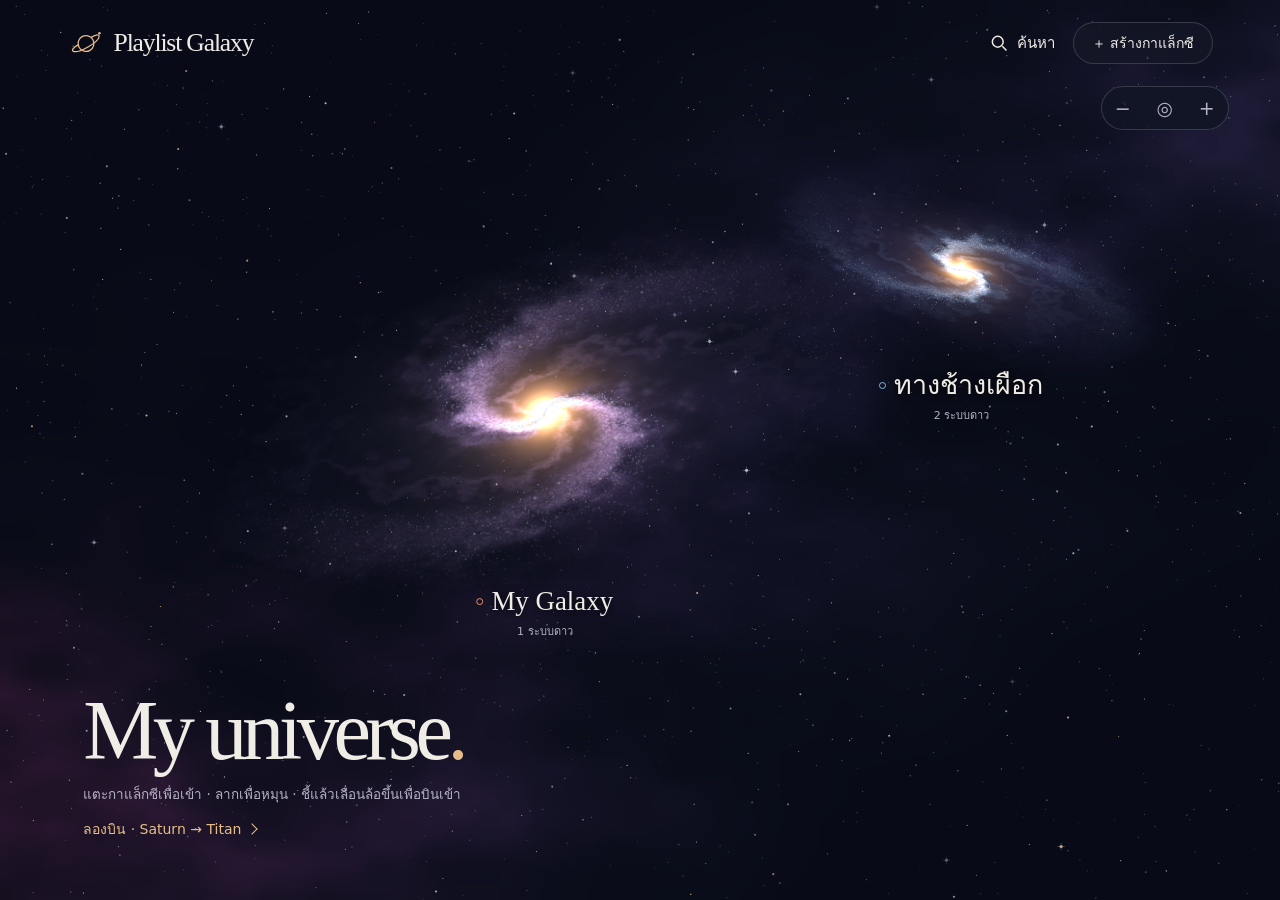
<file: index.html>
<!doctype html>
<html lang="th">
  <head>
    <meta charset="utf-8" />
    <meta name="viewport" content="width=device-width, initial-scale=1, viewport-fit=cover" />
    <meta name="theme-color" content="#090c17" />
    <title>Playlist Galaxy</title>
    <link
      rel="icon"
      href="data:image/svg+xml,%3Csvg xmlns='http://www.w3.org/2000/svg' viewBox='0 0 40 40'%3E%3Crect width='40' height='40' rx='9' fill='%23090c17'/%3E%3Cg fill='none' stroke='%23ecd2a4' stroke-width='1.6' transform='rotate(-30 20 20)'%3E%3Ccircle cx='20' cy='20' r='8'/%3E%3Cellipse cx='20' cy='20' rx='17' ry='4'/%3E%3C/g%3E%3C/svg%3E"
    />
    <link rel="stylesheet" href="galaxy.css" />
    <script type="module" src="galaxy.js"></script>
  </head>
  <body>
    <canvas id="firmament" aria-hidden="true"></canvas>
    <header class="mast">
      <button id="home" class="brand" aria-label="Playlist Galaxy · กลับไปแผนที่ดาว">
        <svg viewBox="0 0 48 40" aria-hidden="true">
          <g fill="none" stroke="currentColor" stroke-width="1.6" transform="rotate(-30 24 20)">
            <circle cx="24" cy="20" r="10" />
            <path d="M14.5 16.6C-1 16 2 25 24 25s25-9 9.5-8.4" />
          </g>
          <circle cx="41" cy="7" r="1.6" fill="currentColor" />
        </svg>
        <span>Playlist Galaxy</span>
      </button>
      <div class="mast-actions">
        <button id="open-finder" aria-label="ค้นหาดาวและเพลง" aria-haspopup="dialog" aria-keyshortcuts="/" title="ค้นหาดาวและเพลง (/)">
          <svg viewBox="0 0 24 24" fill="none" stroke="currentColor" stroke-width="1.8" aria-hidden="true"><circle cx="10.5" cy="10.5" r="6.5"/><path d="m16 16 5 5"/></svg>
          <span>ค้นหา</span>
        </button>
        <button class="pill" id="new-world">＋ สร้างกาแล็กซี</button>
      </div>
    </header>
    <main id="scene">
      <section id="map" aria-labelledby="map-title">
        <nav id="trail" aria-label="ตำแหน่งบนแผนที่" hidden></nav>
        <div class="map-field" id="map-field" role="group" tabindex="0" aria-label="กล้องแผนที่ดาว" aria-describedby="camera-help">
          <canvas id="orbits" aria-hidden="true"></canvas>
          <div id="worlds" class="worlds" role="group" aria-label="เลือกกาแล็กซี"></div>
        </div>
        <div class="camera-tools" role="group" aria-label="มุมมองแผนที่">
          <button id="zoom-out" aria-label="ซูมออก" title="ซูมออก (−)">−</button>
          <button id="camera-home" aria-label="คืนมุมมองแผนที่" title="คืนมุมมอง (0)">◎</button>
          <button id="zoom-in" aria-label="ซูมเข้า" title="ซูมเข้า (+)">+</button>
        </div>
        <p id="camera-help" class="visually-hidden">ลากหรือใช้ปุ่มลูกศรเพื่อหมุน ชี้ดาวแล้วเลื่อนล้อขึ้นเพื่อซูม เลื่อนต่อเพื่อบินเข้า หยุดล้อเพื่อหยุดภาพ หรือเลื่อนย้อนเพื่อกลับ จีบสองนิ้วรอบดาวเพื่อซูมตรงนั้น ใช้ปุ่มบวกหรือลบเพื่อซูมที่ดาวที่โฟกัส กด Shift ค้างขณะลากหรือเลื่อนสองนิ้วเพื่อเลื่อนมุมมอง กด 0 เพื่อคืนมุมมอง</p>
        <div class="map-caption">
          <div class="map-heading">
            <h1 id="map-title" tabindex="-1"><span id="map-name">My universe</span><i aria-hidden="true">.</i></h1>
            <button id="rename-map" class="text-btn" aria-label="แก้ไขชื่อ" title="แก้ไขชื่อ" hidden>✎</button>
          </div>
          <p id="map-help">แตะกาแล็กซีเพื่อสำรวจระบบดาว</p>
          <button id="first-flight-start" class="flight-link" hidden>ลองบิน · Saturn → Titan</button>
          <div id="map-flight-slot">
            <nav id="first-flight" tabindex="-1" aria-label="เส้นทางลองบิน" hidden>
              <button id="first-flight-next" class="flight-link"></button>
              <a id="first-flight-radio" class="flight-link" href="radio.html#first-flight" title="Saturn Pirate Radio" hidden>ไปวิทยุ Saturn</a>
              <button id="first-flight-exit" class="flight-exit">ออกจากเส้นทาง</button>
            </nav>
          </div>
        </div>
        <nav id="map-pages" aria-label="หน้าของแผนที่ดาว" hidden>
          <button id="prev-page" aria-label="หน้าก่อน">←</button><span id="page-number" aria-live="polite"></span
          ><button id="next-page" aria-label="หน้าถัดไป">→</button>
        </nav>
      </section>
      <section id="interior" aria-labelledby="world-title" hidden>
        <nav id="detail-trail" aria-label="เส้นทางกลับจากดาว">
          <span id="detail-ancestors"></span>
          <button class="back text-btn" id="back">แผนที่ดาว</button>
          <span aria-hidden="true">›</span><span id="detail-location" aria-current="page"></span>
        </nav>
        <div id="detail-flight-slot"></div>
        <div class="interior-grid">
          <div class="portrait">
            <canvas id="portrait" aria-hidden="true"></canvas>
            <h1 id="world-title" tabindex="-1"></h1>
            <p id="world-count"></p>
            <section id="satellites" hidden aria-labelledby="satellites-title">
              <h3 id="satellites-title">ดาวบริวาร</h3>
              <div id="moons"></div>
            </section>
          </div>
          <div class="collection">
            <div class="collection-head">
              <h2><button id="playlist-toggle" aria-expanded="true" aria-controls="playlist-body">เพลย์ลิสต์ <span aria-hidden="true">⌄</span></button></h2>
              <button class="icon-btn" id="manage" aria-label="จัดการดาว" title="จัดการดาว">
                ···
              </button>
            </div>
            <div id="playlist-body">
              <div class="actions">
                <button class="pill primary" id="add-mp3">＋ เพิ่ม MP3</button
                ><button class="pill" id="open-apple">
                  <span aria-hidden="true">♫</span> Apple Music
                </button>
              </div>
              <input type="file" id="files" accept=".mp3,audio/mpeg,audio/mp3" multiple hidden />
              <p id="local-note" class="subtle">ไฟล์ MP3 เก็บในเบราว์เซอร์ของเครื่องนี้</p>
              <p id="empty" class="empty" hidden>ดาวดวงนี้ยังไม่มีเพลง</p>
              <ol id="tracks" class="tracks"></ol>
              <a href="radio.html" id="radio-link" class="radio-link" hidden
                >ฟังสดจาก Saturn Pirate Radio <span aria-hidden="true">↗</span></a
              >
            </div>
          </div>
        </div>
      </section>
    </main>
    <footer id="flight-deck">
      <nav id="thumb-nav" aria-label="เดินทางบนแผนที่" hidden>
        <button type="button" id="thumb-up" hidden><span aria-hidden="true">‹</span> <span id="thumb-parent"></span></button>
        <button type="button" id="thumb-flight" hidden>คุมการบิน</button>
        <span id="thumb-pick" role="status" hidden></span>
        <label id="thumb-route" hidden>
          <span id="thumb-target"></span>
          <input id="thumb-range" aria-description="เลื่อนสุดแล้วปล่อยเพื่อเข้า หรือกดยกเลิกเพื่อกลับ" type="range" min="0" max="100" step="1" value="0" />
        </label>
        <button type="button" id="thumb-cancel" hidden>ยกเลิก</button>
      </nav>
      <aside id="transport" aria-label="เครื่องเล่นเพลง" hidden>
        <button id="toggle" class="play" aria-label="เล่นต่อ">▶</button>
        <div class="now"><strong id="now-title"></strong><span id="now-world"></span></div>
        <input
          type="range"
          min="0"
          max="100"
          step=".1"
          value="0"
          id="seek"
          aria-label="ตำแหน่งในเพลง"
        />
        <span id="clock" aria-hidden="true">0:00</span>
        <button id="skip" class="icon-btn" aria-label="เพลงถัดไป">→</button>
      </aside>
    </footer>
    <p id="notice" aria-live="polite" role="status"></p>
    <dialog id="finder" aria-labelledby="finder-title">
      <div class="dialog-head">
        <h2 id="finder-title">ค้นหาดาวและเพลง</h2>
        <button class="icon-btn" type="button" data-close aria-label="ปิดการค้นหา">×</button>
      </div>
      <div id="finder-search">
        <input id="finder-query" type="search" aria-label="ชื่อดาว เพลง หรือศิลปิน" placeholder="ชื่อดาว เพลง หรือศิลปิน" autocomplete="off" autocapitalize="none" spellcheck="false" enterkeyhint="search" maxlength="160" />
        <p id="finder-status" role="status"></p>
        <button id="finder-retry" class="text-btn" hidden>ลองโหลดแค็ตตาล็อกอีกครั้ง</button>
        <section id="finder-library" aria-labelledby="finder-library-title" hidden>
          <h3 id="finder-library-title">ในคลังของฉัน</h3>
          <ul id="finder-library-list"></ul>
          <button id="finder-library-more" class="finder-more" hidden>ดูผลในคลังเพิ่ม</button>
        </section>
        <section id="finder-catalog" aria-labelledby="finder-catalog-title" hidden>
          <h3 id="finder-catalog-title">แค็ตตาล็อกดาราศาสตร์</h3>
          <ul id="finder-catalog-list"></ul>
          <button id="finder-catalog-more" class="finder-more" hidden>ดูผลแค็ตตาล็อกเพิ่ม</button>
        </section>
      </div>
      <section id="finder-detail" hidden>
        <button id="finder-results-back" class="text-btn">‹ กลับผลค้นหา</button>
        <h3 id="finder-object" tabindex="-1"></h3>
        <p id="finder-address"></p>
        <dl id="finder-facts"></dl>
        <p id="finder-source"></p>
      </section>
    </dialog>
    <dialog id="editor" aria-labelledby="editor-title">
      <form id="edit-form">
        <div class="dialog-head">
          <h2 id="editor-title">สร้างดาว</h2>
          <button class="icon-btn" type="button" data-close aria-label="ปิด">×</button>
        </div>
        <label for="world-name" id="name-label">ชื่อดาว</label
        ><input
          id="world-name"
          type="text"
          maxlength="64"
          required
          autocomplete="off"
          placeholder="เช่น ขับรถกลางคืน"
        />
        <details id="catalog-picker" hidden>
          <summary id="catalog-summary">เลือกจากแค็ตตาล็อก</summary>
          <label for="catalog-query" id="catalog-instruction">ค้นหาชื่อ</label>
          <input type="search" id="catalog-query" autocomplete="off" />
          <p id="catalog-status" role="status"></p>
          <ul id="catalog-hits"></ul>
        </details>
        <p id="template-note" hidden></p>
        <div id="move-field" hidden>
          <label for="move-to">เก็บดาวไว้ในระบบ</label><select id="move-to"></select>
        </div>
        <fieldset>
          <legend id="surface-label">ลักษณะของดาว</legend>
          <div id="colors" class="swatches"></div>
        </fieldset>
        <button class="pill primary" type="submit" id="save-world">สร้างดาว</button>
      </form>
      <button type="button" id="root-backup" class="transfer-entry" data-open-backup hidden>ย้ายหรือสำรองคลังเพลง</button>
    </dialog>
    <dialog id="options" aria-labelledby="options-title">
      <div class="dialog-head">
        <h2 id="options-title">จัดการดาว</h2>
        <button class="icon-btn" data-close aria-label="ปิด">×</button>
      </div>
      <div class="actions">
        <button id="edit-world" class="pill">แก้ไขดาว</button
        ><button id="new-moon" class="pill">＋ สร้างดาวบริวาร</button>
      </div>
      <button type="button" class="transfer-entry" data-open-backup>ย้ายหรือสำรองคลังเพลง</button>
    </dialog>
    <dialog id="library-transfer" aria-labelledby="transfer-title">
      <div class="dialog-head">
        <h2 id="transfer-title">ย้ายคลังกาแล็กซี</h2>
        <button class="icon-btn" data-close aria-label="ปิด">×</button>
      </div>
      <p id="transfer-count"></p>
      <p>ไฟล์สำรองรวมดาว เพลย์ลิสต์ ตำแหน่งฟัง และ MP3 ส่วนตัวของคุณ ไฟล์จะอยู่ในเครื่องจนกว่าคุณจะส่งให้ใคร คนที่มีไฟล์เปิดฟังเพลงในนั้นได้</p>
      <div class="actions">
        <button type="button" id="backup-export" class="pill">เตรียมไฟล์สำรอง</button>
        <button type="button" id="backup-choose" class="pill">เลือกไฟล์นำเข้า</button>
      </div>
      <input type="file" id="backup-file" accept=".pgalaxy" hidden />
      <p id="transfer-status" role="status"></p>
      <a id="backup-download" class="pill" hidden>ดาวน์โหลดไฟล์สำรอง</a>
      <button type="button" id="backup-apply" class="pill primary" hidden>รวมเข้ากับคลังนี้</button>
    </dialog>
    <dialog id="apple" aria-labelledby="apple-title">
      <div class="dialog-head">
        <h2 id="apple-title">Apple Music</h2>
        <button class="icon-btn" data-close aria-label="ปิด">×</button>
      </div>
      <p id="apple-status" role="status"></p>
      <button id="connect-apple" class="pill primary" disabled>เชื่อมต่อ Apple Music</button>
      <form id="search-form" hidden>
        <label for="query">ค้นหาเพลงใน Apple Music</label>
        <div class="input-action">
          <input id="query" type="search" required maxlength="160" /><button
            class="pill"
            type="submit"
          >
            ค้นหา
          </button>
        </div>
      </form>
      <ul id="results"></ul>
      <details id="apple-links">
        <summary>เพิ่มจากลิงก์เพลง Apple Music</summary>
        <form id="link-form">
          <label for="song-url">ลิงก์เพลง</label
          ><input id="song-url" type="url" placeholder="https://music.apple.com/…" required />
          <label for="song-label">ชื่อเพลง</label
          ><input id="song-label" type="text" maxlength="160" required />
          <button class="pill" type="submit">เพิ่มลงดาว</button>
        </form>
      </details>
      <p id="apple-feedback" role="status"></p>
    </dialog>
    <noscript>เปิด JavaScript เพื่อเลือกดาวและฟังเพลง</noscript>
  </body>
</html>
</file>
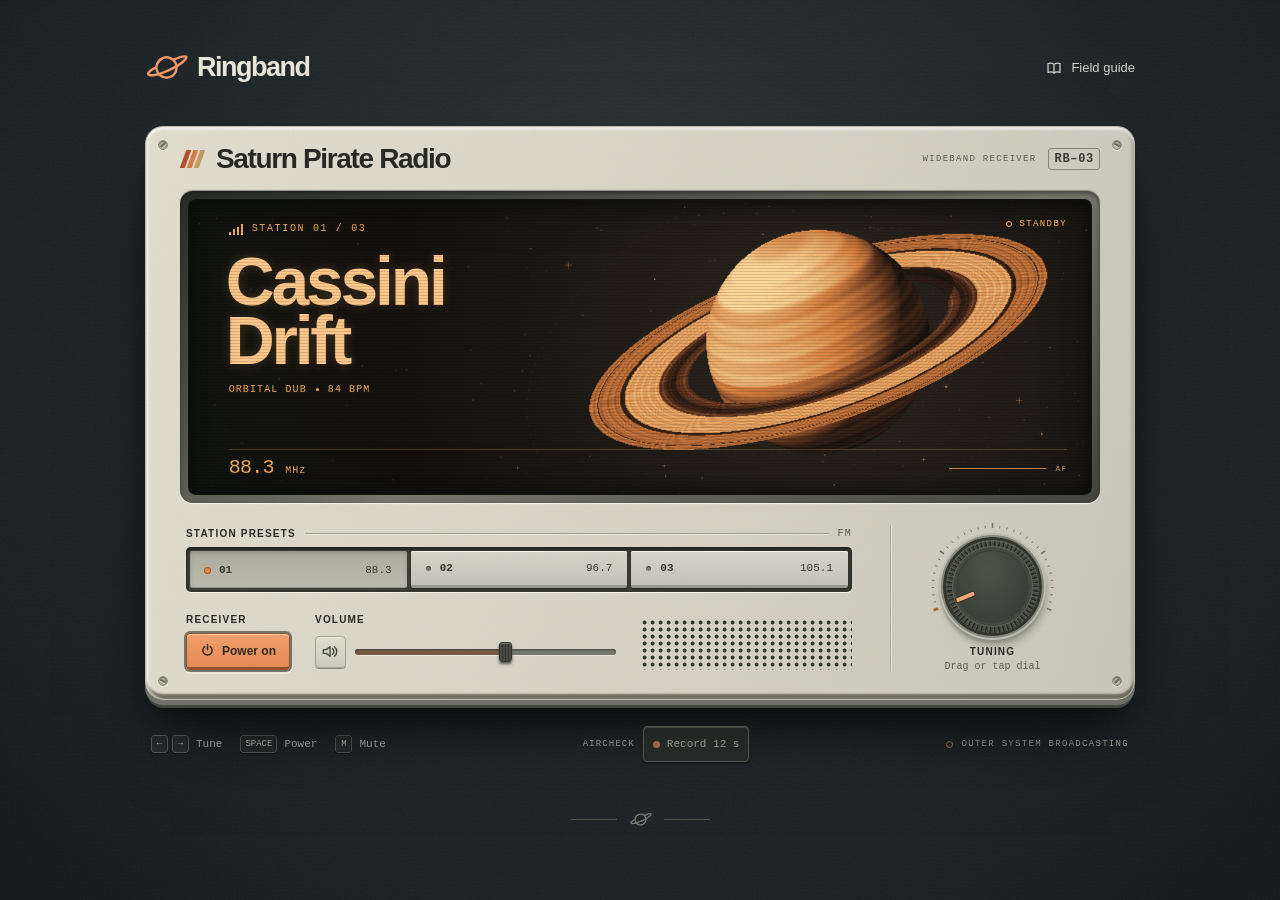
<file: radio.html>
<!doctype html>
<html lang="en">
<head>
  <meta charset="utf-8">
  <meta name="viewport" content="width=device-width, initial-scale=1">
  <meta name="theme-color" content="#141a1c">
  <title>Ringband — Saturn Pirate Radio</title>
  <link rel="icon" href="data:image/svg+xml,%3Csvg xmlns='http://www.w3.org/2000/svg' viewBox='0 0 40 40'%3E%3Crect width='40' height='40' rx='8' fill='%23151b1d'/%3E%3Cg fill='none' stroke='%23ef8760' stroke-width='2.6' transform='rotate(-25 20 20)'%3E%3Ccircle cx='20' cy='20' r='9'/%3E%3Cellipse cx='20' cy='20' rx='17' ry='4'/%3E%3C/g%3E%3C/svg%3E">
  <link rel="stylesheet" href="radio.css">
  <script defer src="score.js"></script>
  <script defer src="phosphor.js"></script>
  <script defer src="aircheck.js"></script>
  <script defer src="radio.js"></script>
</head>
<body>
  <svg aria-hidden="true" class="symbols" xmlns="http://www.w3.org/2000/svg">
    <symbol id="ringmark" viewBox="0 0 50 40">
      <g fill="none" stroke="currentColor" stroke-width="2.8" transform="rotate(-24 25 20)">
        <circle cx="25" cy="20" r="11.8"/>
        <path d="M14 15C-7 16 3 24 25 24s40-8 11-9"/>
        <path d="M17.5 12c2-2 5-3 7.7-3" stroke-width="1.5"/>
      </g>
    </symbol>
    <symbol id="book" viewBox="0 0 20 20"><path d="M2.5 4.5c3.2-1 5.8-.6 7.5 1.1 1.8-1.7 4.4-2.1 7.5-1.1v11c-3.2-1-5.7-.7-7.5 1-1.7-1.7-4.3-2-7.5-1zM10 5.6v10.8" fill="none" stroke="currentColor" stroke-width="1.55" stroke-linejoin="round"/></symbol>
    <symbol id="speaker" viewBox="0 0 20 20"><path d="M2.5 8h3l4-3v10l-4-3h-3zM12 7c2 1.5 2 4.5 0 6m2-8c3.4 2.4 3.4 7.6 0 10" fill="none" stroke="currentColor" stroke-width="1.5" stroke-linecap="round" stroke-linejoin="round"/></symbol>
    <symbol id="silent" viewBox="0 0 20 20"><path d="M2.5 8h3l4-3v10l-4-3h-3zm10 0 4 4m0-4-4 4" fill="none" stroke="currentColor" stroke-width="1.5" stroke-linecap="round" stroke-linejoin="round"/></symbol>
    <symbol id="power-glyph" viewBox="0 0 20 20"><g fill="none" stroke="currentColor" stroke-width="1.9" stroke-linecap="round"><path d="M10 2v7"/><path d="M6.3 4.8a6.2 6.2 0 1 0 7.4 0"/></g></symbol>
  </svg>
  <div class="room" aria-hidden="true"></div>
  <div class="desk">
    <header class="masthead">
      <a href="./" class="wordmark" aria-label="Ringband · กลับสู่ Playlist Galaxy" title="กลับสู่ Playlist Galaxy"><svg aria-hidden="true"><use href="#ringmark"/></svg>Ringband</a>
      <button id="guide-open" class="guide-link"><svg aria-hidden="true"><use href="#book"/></svg> Field guide</button>
    </header>
    <main>
      <section class="receiver" aria-labelledby="receiver-name">
        <i aria-hidden="true" class="screw tl"></i><i aria-hidden="true" class="screw tr"></i>
        <i aria-hidden="true" class="screw bl"></i><i aria-hidden="true" class="screw br"></i>
        <div class="nameplate">
          <div class="name"><span class="stripes" aria-hidden="true"><i></i><i></i><i></i></span><h1 id="receiver-name">Saturn Pirate Radio</h1></div>
          <div class="model"><span>WIDEBAND RECEIVER</span><b>RB–03</b></div>
        </div>
        <div class="bezel">
          <div class="crt" id="crt">
            <canvas id="sky" aria-hidden="true"></canvas>
            <div class="glass" aria-hidden="true"></div>
            <div class="readout">
              <p class="signal-label"><span class="signal-bars" aria-hidden="true"><i></i><i></i><i></i><i></i></span><span id="channel">STATION 01 / 03</span></p>
              <h2 id="station-name">Cassini<br>Drift</h2>
              <p class="format"><span id="genre">Orbital dub</span><i aria-hidden="true"></i><span id="tempo">84 BPM</span></p>
            </div>
            <div class="crt-bottom">
              <div class="frequency"><span id="frequency">88.3</span> <small>MHz</small></div>
              <div class="scope"><canvas id="scope" aria-hidden="true"></canvas><span aria-hidden="true">AF</span></div>
            </div>
          </div>
        </div>
        <div class="console">
          <div class="left-controls">
            <div class="band-label"><span>Station presets</span><i aria-hidden="true"></i><span class="micro">FM</span></div>
            <div class="presets" role="group" aria-label="Station presets">
              <button class="preset" data-station="0" aria-pressed="true" aria-label="Preset 1, Cassini Drift, 88.3 MHz"><span class="preset-lamp"></span><b>01</b><span>88.3</span></button>
              <button class="preset" data-station="1" aria-pressed="false" aria-label="Preset 2, Ice Choir, 96.7 MHz"><span class="preset-lamp"></span><b>02</b><span>96.7</span></button>
              <button class="preset" data-station="2" aria-pressed="false" aria-label="Preset 3, Hex Static, 105.1 MHz"><span class="preset-lamp"></span><b>03</b><span>105.1</span></button>
            </div>
            <div class="outputs">
              <div class="power-cell">
                <span class="engraving">Receiver</span>
                <button id="power" aria-pressed="false"><svg aria-hidden="true"><use href="#power-glyph"/></svg><span id="power-text">Power on</span></button>
              </div>
              <div class="volume-cell">
                <label class="engraving" for="volume">Volume</label>
                <div class="volume-controls">
                  <button id="mute" aria-label="Mute audio" aria-pressed="false"><svg aria-hidden="true"><use id="mute-symbol" href="#speaker"/></svg></button>
                  <input type="range" id="volume" min="0" max="100" value="58" aria-label="Volume">
                </div>
              </div>
              <div class="speaker-grille" aria-hidden="true"></div>
            </div>
          </div>
          <div class="tuner">
            <div class="dial-assembly">
              <canvas id="dial-scale" aria-hidden="true"></canvas>
              <div id="dial" tabindex="0" role="slider" aria-label="Station tuning" aria-valuemin="1" aria-valuemax="3" aria-valuenow="1" aria-valuetext="Cassini Drift, 88.3 MHz" aria-describedby="dial-hint"><div class="knob-top"><span class="pointer"></span></div></div>
            </div>
            <div class="tuning-label">Tuning</div>
            <span id="dial-hint">Drag or tap dial</span>
          </div>
        </div>
        <span class="status" id="status"><i></i><span>Standby</span></span>
      </section>
      <div class="utility">
        <div class="shortcuts"><span><kbd>←</kbd><kbd>→</kbd> Tune</span><span><kbd>SPACE</kbd> Power</span><span><kbd>M</kbd> Mute</span></div>
        <div class="aircheck" id="aircheck" role="group" aria-label="Aircheck recorder" hidden>
          <span class="aircheck-name">Aircheck</span>
          <button id="record" type="button" title="Power on to record" disabled><i aria-hidden="true"></i><span class="record-text">Record 12 s</span></button>
          <button id="preview-clip" type="button" aria-controls="clip-player" hidden>Play clip</button>
          <audio id="clip-player" preload="none" hidden></audio>
          <a id="save-clip" download hidden>Save clip</a>
          <span class="record-error" role="status"></span>
        </div>
        <div class="network"><i></i> Outer System Broadcasting</div>
      </div>
      <p class="sr-only" id="announcement" role="status" aria-live="polite"></p>
    </main>
    <footer><span class="footer-rule"></span><svg aria-hidden="true"><use href="#ringmark"/></svg><span class="footer-rule"></span></footer>
  </div>
  <dialog id="guide" aria-labelledby="guide-title">
    <div class="guide-head"><p class="engraving">RB–03 / Operator manual</p><button id="guide-close" aria-label="Close field guide">×</button></div>
    <h2 id="guide-title">Field guide</h2>
    <p>Three unlicensed signals share this receiver. Power on to hear the current station.</p>
    <ul class="station-log">
      <li><b>88.3 · Cassini Drift</b><span>Dub chords and sub-bass bouncing between the rings.</span></li>
      <li><b>96.7 · Ice Choir</b><span>A slow bell choir broadcasting from the plumes of Enceladus.</span></li>
      <li><b>105.1 · Hex Static</b><span>Staccato electro from inside the north polar storm.</span></li>
    </ul>
    <p class="manual-controls">Drag the dial sideways or up and down. Tap it to scan, or select a preset. Use ← / → to tune, 1–3 for presets, Space for power, and M to mute.</p>
    <p>When Aircheck is available, choose <b>Record 12 s</b> while on air. Tune between stations, then choose <b>Stop clip</b> or let the timer finish. Choose <b>Play clip</b> to listen in the receiver, or <b>Save clip</b> to download it.</p>
  </dialog>
</body>
</html>
</file>
<file: galaxy.css>
* {
  box-sizing: border-box;
}
:root {
  color-scheme: dark;
  --ink: #f0ece6;
  --dim: #b3b2c4;
  --faint: #999bb1;
  --edge: #ffffff28;
  --gold: #e6bd88;
  --surface: #191c2a;
  --sans: "DM Sans", "Leelawadee UI", "Thonburi", system-ui, sans-serif;
  --serif: "Instrument Serif", Georgia, "Thonburi", serif;
}
[hidden] {
  display: none !important;
}
body {
  margin: 0;
  background: #090c17;
  color: var(--ink);
  font-family: var(--sans);
  font-size: 15px;
  min-height: 100svh;
}
body.playing-map {
  padding-bottom: 76px;
}
button,
input,
summary {
  font: inherit;
}
button,
summary,
a {
  touch-action: manipulation;
}
button {
  background: none;
  color: inherit;
  border: 0;
  cursor: pointer;
}
button:disabled {
  opacity: 0.46;
  cursor: default;
}
a {
  color: inherit;
}
button:focus-visible,
a:focus-visible,
summary:focus-visible,
input:focus-visible {
  outline: 2px solid #f7cb8f;
  outline-offset: 4px;
}
button:focus:not(:focus-visible),
h1:focus {
  outline: none;
}
#firmament {
  position: fixed;
  inset: 0;
  width: 100%;
  height: 100%;
  pointer-events: none;
  z-index: -1;
}
.mast {
  height: 86px;
  position: relative;
  z-index: 1;
  display: flex;
  align-items: center;
  justify-content: space-between;
  padding: 0 clamp(22px, 5.2vw, 90px);
}
.brand {
  display: inline-flex;
  align-items: center;
  gap: 9px;
  padding: 0;
  font: 500 clamp(21px, 2vw, 29px) / 1 var(--serif);
  letter-spacing: -0.045em;
}
.brand svg {
  width: 38px;
  height: 33px;
  color: var(--gold);
}
.pill {
  display: inline-flex;
  justify-content: center;
  align-items: center;
  gap: 6px;
  border: 1px solid var(--edge);
  background: #151827b8;
  border-radius: 999px;
  min-height: 42px;
  padding: 7px 18px;
  color: var(--ink);
  font-size: 14px;
  text-decoration: none;
}
.pill:hover,
.icon-btn:hover,
.text-btn:hover {
  background: #ffffff11;
  border-color: #ffffff56;
}
.pill.primary {
  border-color: #eed7b4;
  color: #29232a;
  background: #ebd9bc;
}
.pill.primary:hover {
  background: #fff0d2;
}
#map {
  height: calc(100svh - 86px);
  min-height: 510px;
  position: relative;
  isolation: isolate;
  max-width: 1900px;
  margin: auto;
}
.playing-map #map {
  height: calc(100svh - 162px);
}
.map-field {
  position: absolute;
  inset: 20px 3.5% 17%;
  overflow: clip;
  isolation: isolate;
  touch-action: none;
  cursor: grab;
  user-select: none;
}
.worlds, #orbits {
  position: absolute;
  inset: 0;
  width: 100%;
  height: 100%;
}
#orbits { pointer-events: none; }
#trail {
  position: absolute;
  z-index: 1;
  top: 0;
  left: clamp(20px, 5.2vw, 90px);
  right: 5%;
  display: flex;
  align-items: center;
  gap: 7px;
  min-height: 32px;
  color: var(--faint);
  font-size: 12px;
}
#trail button, #trail span[aria-current] {
  white-space: nowrap;
  max-width: 28vw;
  overflow: hidden;
  text-overflow: ellipsis;
}
#trail button { padding: 6px 2px; color: var(--dim); text-decoration: underline; text-underline-offset: 3px; }
#trail span[aria-current] { color: var(--ink); }
#trail:not([hidden]) + .map-field { top: 45px; }
#map:not(.orbit-view) .world:only-child { left: 50%; top: 48%; }
.world {
  position: absolute;
  left: var(--x);
  top: var(--y);
  width: var(--w);
  transform: translate(calc(-50% + var(--dx, 0px)), calc(-50% + var(--dy, 0px))) scale(var(--scale, 1));
  touch-action: none;
  padding: 0;
  display: flex;
  flex-direction: column;
  align-items: center;
  border-radius: 45%;
  line-height: 1.3;
  -webkit-tap-highlight-color: transparent;
}
/* Only the painted body and its label take input. A large transparent
   sprite must not mask a smaller galaxy behind its empty corners. */
.world { pointer-events: none; }
.world::after {
  content: ""; position: absolute; top: 0; left: 0; width: 100%;
  aspect-ratio: 520 / 340; clip-path: ellipse(47% 43% at 50% 50%); pointer-events: auto;
}
.world:is([data-kind="galaxy"], [data-kind="system"], [data-kind="host"])::after {
  aspect-ratio: 640 / 380; clip-path: ellipse(46% 34% at 50% 50%);
}
.world-label, .world small { pointer-events: auto; }
.world canvas {
  width: 100%;
  height: auto;
  display: block;
  pointer-events: none;
  transition: filter 0.2s ease;
}
.world:hover canvas,
.world:focus-visible canvas {
  filter: brightness(1.14);
}
.world-label {
  display: flex;
  align-items: center;
  gap: 8px;
  font: 400 clamp(17px, 1.65vw, 27px) / 1.3 var(--serif);
  text-shadow: 0 1px 8px #000;
  max-width: 96%;
  margin-top: -1%;
}
.world-label::before {
  content: "";
  width: 5px;
  height: 5px;
  flex: 0 0 auto;
  border: 1px solid var(--tone, #e5cfad);
  border-radius: 50%;
}
.world-label span {
  white-space: nowrap;
  text-overflow: ellipsis;
  overflow: hidden;
}
.world[aria-current="true"] .world-label::before {
  background: var(--tone, #e5cfad);
  box-shadow: 0 0 9px var(--tone);
}
.map-caption {
  position: absolute;
  bottom: clamp(22px, 5.5vh, 66px);
  left: clamp(24px, 6.5vw, 112px);
  pointer-events: none;
  max-width: min(72%, 900px);
}
.map-caption h1 {
  font: 400 clamp(44px, 6.6vw, 96px) / 0.98 var(--serif);
  letter-spacing: -0.065em;
  margin: 0;
}
.map-caption h1 i {
  color: var(--gold);
  font-style: normal;
}
.map-heading { display: flex; align-items: center; min-width: 0; gap: 9px; }
.map-heading h1 { min-width: 0; overflow-wrap: anywhere; }
#rename-map { pointer-events: auto; color: var(--dim); font-size: 18px; }
.world small { font-size: 11px; color: var(--dim); margin-top: 5px; line-height: 1.4; }
.orbit-view .world-label { font: 500 clamp(12px,1vw,16px)/1.3 var(--sans); }
.orbit-view .world-label::before { display: none; }
.world[data-kind="galaxy"] .world-label { font-size: clamp(19px,2.1vw,32px); }
.world[data-kind="galaxy"] canvas { margin-bottom: -3%; }
#map:not(.orbit-view) .world:focus-visible { outline-offset: -3px; }
.map-caption p {
  font-size: clamp(12px, 1.05vw, 15px);
  color: var(--dim);
  margin: 11px 0 0;
}
#map-pages {
  position: absolute;
  right: 5vw;
  bottom: 5vh;
  display: flex;
  align-items: center;
  gap: 6px;
  color: var(--dim);
  background: #101221cf;
  border-radius: 28px;
}
#map-pages button,
.icon-btn {
  min-width: 42px;
  min-height: 42px;
  font-size: 21px;
  border-radius: 50%;
}
#page-number {
  font-size: 12px;
}
#interior {
  width: min(1080px, 90%);
  margin: 0 auto;
  padding: 16px 0 60px;
}
.text-btn {
  color: var(--dim);
  padding: 8px 12px;
  border-radius: 12px;
}
.back {
  margin-left: -10px;
}
.interior-grid {
  display: grid;
  grid-template-columns: minmax(0, 1fr) minmax(0, 1.12fr);
  gap: clamp(20px, 6vw, 95px);
  align-items: start;
  margin-top: clamp(28px, 8vh, 90px);
}
.portrait {
  text-align: center;
  min-width: 0;
}
.portrait canvas {
  width: min(110%, 540px);
  max-width: 100%;
  height: auto;
  aspect-ratio: 520/340;
}
.portrait h1 {
  font: 400 clamp(38px, 5vw, 74px) / 1.15 var(--serif);
  letter-spacing: -0.045em;
  overflow-wrap: anywhere;
  margin: 8px 0 0;
}
.portrait p,
#world-count {
  color: var(--dim);
  font-size: 13px;
  margin: 8px 0;
}
.collection {
  padding: 18px 0 24px;
  min-width: 0;
}
.collection-head,
.dialog-head {
  display: flex;
  align-items: center;
  justify-content: space-between;
  gap: 12px;
}
.collection h2,
.dialog-head h2 {
  font-size: 22px;
  font-weight: 550;
  letter-spacing: -0.035em;
  margin: 0;
}
.collection-head {
  border-bottom: 1px solid var(--edge);
  margin-bottom: 18px;
  padding: 0 0 10px;
}
.actions {
  display: flex;
  align-items: center;
  gap: 8px;
  flex-wrap: wrap;
}
.subtle,
.empty {
  color: var(--dim);
  font-size: 13px;
}
.subtle {
  margin: 10px 0 18px;
}
.empty {
  padding: 20px 0;
  border-top: 1px solid var(--edge);
  margin: 12px 0 0;
}
.tracks,
#results {
  padding: 0;
  margin: 0;
  list-style: none;
}
.tracks li,
#results li {
  display: flex;
  align-items: center;
  gap: 7px;
  border-bottom: 1px solid #ffffff16;
}
.track-main {
  min-width: 0;
  display: flex;
  align-items: center;
  gap: 14px;
  flex: 1;
  padding: 13px 4px;
  text-align: left;
}
.track-no {
  width: 21px;
  color: var(--faint);
  font-size: 12px;
  text-align: center;
  font-variant-numeric: tabular-nums;
}
.track-text {
  min-width: 0;
  display: grid;
  gap: 4px;
}
.track-text strong,
.now strong {
  font-size: 14px;
  font-weight: 530;
  overflow: hidden;
  white-space: nowrap;
  text-overflow: ellipsis;
}
.track-text small,
.now span {
  font-size: 12px;
  color: var(--dim);
}
.track-main[aria-current="true"] .track-no,
.track-main[aria-current="true"] strong {
  color: var(--gold);
}
.track-remove {
  color: var(--faint);
  font-size: 17px;
  min-width: 36px;
  min-height: 44px;
}
.radio-link {
  display: inline-flex;
  align-items: center;
  gap: 10px;
  color: var(--gold);
  font-size: 13px;
  text-underline-offset: 4px;
  margin: 18px 0;
}
#satellites {
  margin-top: 26px;
}
#satellites h3 {
  font-size: 15px;
  font-weight: 500;
}
#moons {
  display: flex;
  flex-wrap: wrap;
  gap: 8px;
}
.moon-dot {
  width: 12px;
  height: 12px;
  border-radius: 50%;
  background: radial-gradient(circle at 30% 25%, var(--tone), #39374c 72%);
}
#transport {
  position: fixed;
  z-index: 3;
  bottom: max(14px, env(safe-area-inset-bottom));
  left: 50%;
  transform: translateX(-50%);
  width: min(550px, calc(100% - 28px));
  display: flex;
  align-items: center;
  gap: 14px;
  border: 1px solid #ffffff2b;
  border-radius: 20px;
  padding: 9px 14px;
  background: #171b2af5;
  box-shadow: 0 8px 32px #05061066;
}
.play {
  min-width: 39px;
  height: 39px;
  border-radius: 50%;
  background: var(--ink);
  color: #141520;
  font-size: 14px;
}
.now {
  display: grid;
  gap: 2px;
  min-width: 0;
  flex: 1;
}
#seek {
  width: 25%;
  accent-color: var(--gold);
}
#clock {
  font-size: 11px;
  color: var(--dim);
  font-variant-numeric: tabular-nums;
}
#skip {
  width: 34px;
  min-width: 34px;
}
#notice {
  position: fixed;
  z-index: 4;
  left: 50%;
  bottom: 19px;
  transform: translateX(-50%);
  margin: 0;
  max-width: min(92%, 600px);
  width: max-content;
  background: #282333;
  color: #fff2df;
  border: 1px solid #c5a47c66;
  border-radius: 14px;
  font-size: 14px;
  padding: 9px 15px;
  pointer-events: none;
}
#notice:empty {
  display: none;
}
body.playing-map #notice {
  bottom: 85px;
}
dialog {
  color: var(--ink);
  width: min(435px, calc(100% - 28px));
  max-height: 85svh;
  overflow: auto;
  background: #181b29;
  border: 1px solid #ffffff35;
  border-radius: 22px;
  padding: 22px 24px;
  box-shadow: 0 20px 85px #0009;
}
dialog::backdrop {
  background: #050713b0;
}
.dialog-head {
  margin: 0 0 16px;
}
dialog p {
  color: var(--dim);
  font-size: 14px;
  line-height: 1.6;
  margin: 10px 0;
}
dialog label,
legend,
summary {
  font-size: 14px;
}
dialog label {
  display: block;
  margin: 13px 0 6px;
}
dialog input:not([type="radio"]) {
  display: block;
  width: 100%;
  padding: 10px 12px;
  background: #0d111f;
  border: 1px solid var(--edge);
  color: var(--ink);
  border-radius: 9px;
  min-height: 42px;
}
fieldset {
  border: 0;
  padding: 0;
  margin: 15px 0 21px;
}
.swatches {
  display: flex;
  flex-wrap: wrap;
  gap: 9px;
}
.swatches label {
  position: relative;
}
.swatches input {
  position: absolute;
  opacity: 0;
}
.swatches i {
  display: block;
  width: 38px;
  height: 38px;
  border: 3px solid #181b29;
  outline: 1px solid transparent;
  border-radius: 50%;
  background: radial-gradient(circle at 34% 26%, var(--tone), #2c2a36 88%);
  cursor: pointer;
}
.swatches input:checked + i {
  outline-color: var(--gold);
}
.swatches input:focus-visible + i {
  outline: 2px solid white;
  outline-offset: 3px;
}
.input-action {
  display: flex;
  gap: 8px;
}
.input-action input {
  min-width: 0;
}
#results li {
  padding: 8px 0;
}
#results .track-text {
  flex: 1;
}
#apple-links {
  margin-top: 17px;
}
summary {
  cursor: pointer;
  color: var(--dim);
}
#link-form button {
  margin-top: 14px;
}
#apple-feedback:empty {
  display: none;
}
@media (max-width: 660px) {
  .mast {
    height: 69px;
    padding: 0 18px;
  }
  .brand {
    gap: 4px;
  }
  .brand svg {
    width: 32px;
  }
  .mast .pill {
    min-height: 38px;
    padding: 6px 14px;
  }
  #map {
    min-height: 480px;
    height: calc(100svh - 69px);
  }
  .playing-map #map {
    height: calc(100svh - 145px);
  }
  .map-field { inset: 12px 10px 19%; }
  #trail:not([hidden]) + .map-field { top: 40px; }
  .orbit-view .world-label { font-size: 11px; }
  .map-caption { max-width: 78%; }
  .world small { font-size: 11px; }
  #trail { left: 20px; }
  .world {
    left: var(--mx);
    top: var(--my);
    width: var(--mw);
  }
  .world-label {
    font-size: 18px;
  }
  .map-caption {
    left: 23px;
    bottom: 22px;
  }
  .map-caption h1 {
    font-size: clamp(34px, 10vw, 48px);
  }
  #map-pages {
    right: 12px;
    bottom: 24px;
  }
  #interior {
    width: 90%;
    padding-top: 2px;
  }
  .interior-grid {
    display: block;
    margin: 6px 0;
  }
  .portrait canvas {
    width: min(210px, 60vw);
  }
  .portrait h1 {
    font-size: 34px;
    margin: 0;
  }
  .collection {
    padding-top: 14px;
  }
  #transport {
    gap: 8px;
  }
  #seek {
    width: 18%;
  }
  dialog {
    padding: 17px 20px;
  }
}
@media (prefers-reduced-motion: reduce) {
  *,
  *::before,
  *::after {
    animation-duration: 0s !important;
    transition-duration: 0s !important;
  }
}

.catalog-link {
  min-width: 36px;
  min-height: 44px;
  display: grid;
  place-items: center;
  color: var(--gold);
  text-decoration: none;
}

#catalog-picker {
  margin: 12px 0;
  border-block: 1px solid var(--edge);
}
#catalog-picker summary { padding: 11px 0; color: var(--gold); }
#catalog-picker label { margin-top: 3px; }
#catalog-query { margin-bottom: 8px; }
#catalog-status { margin: 4px 0; font-size: 12px; }
#catalog-hits { margin: 0 0 8px; padding: 0; list-style: none; max-height: 170px; overflow: auto; }
#catalog-hits button { width: 100%; text-align: left; display: flex; justify-content: space-between; align-items: center; gap: 8px; min-height: 40px; border-bottom: 1px solid #ffffff12; padding: 5px; }
#catalog-hits button:hover, #catalog-hits button:focus-visible { background: #ffffff0d; }
#catalog-hits small { color: var(--dim); text-align: right; }
#move-to { max-width: 100%; width: 100%; padding: 8px; background: #0d111f; color: var(--ink); border: 1px solid var(--edge); border-radius: 9px; font: inherit; }
#template-note { color: var(--gold); }

.map-field.dragging, .map-field.dragging .world { cursor: grabbing; }
.map-field:focus-visible { outline: 1px solid #b9b3d582; outline-offset: -2px; border-radius: 12px; }
.camera-tools {
  position: absolute;
  right: clamp(16px, 4vw, 72px);
  top: 0;
  z-index: 2;
  display: flex;
  align-items: center;
  border: 1px solid var(--edge);
  border-radius: 24px;
  background: #111625da;
}
.camera-tools button {
  min-width: 42px;
  min-height: 42px;
  font: 19px/1 var(--sans);
  color: var(--dim);
  border-radius: 50%;
}
.camera-tools button:hover, .camera-tools button:focus-visible { color: var(--ink); background: #ffffff0d; }
#trail { right: calc(140px + 4vw); }
.flight-context { position: fixed; inset: 0; overflow: clip; pointer-events: none; z-index: -1; }
.flight-context canvas { position: absolute; }
.flight-body { position: fixed; left: 0; top: 0; transform-origin: 0 0; pointer-events: none; z-index: 2; }
.in-flight { opacity: 0; }
.visually-hidden {
  position: absolute; width: 1px; height: 1px; padding: 0; margin: -1px;
  overflow: hidden; clip-path: inset(50%); white-space: nowrap; border: 0;
}
@media (max-width: 660px) {
  .camera-tools { right: 12px; }
  .camera-tools button { min-width: 36px; min-height: 36px; }
  #trail { right: 128px; overflow-x: auto; scrollbar-width: none; }
  #trail > * { flex-shrink: 0; }
}

#detail-trail, #detail-ancestors {
  display: flex; align-items: center; gap: 8px;
}
#detail-trail {
  min-height: 36px; overflow-x: auto; scrollbar-width: none;
  color: var(--faint); font-size: 12px;
}
#detail-ancestors:empty { display: none; }
#detail-trail button, #detail-location {
  flex-shrink: 0; max-width: 33vw; overflow: hidden; text-overflow: ellipsis; white-space: nowrap;
}
#detail-trail button {
  color: var(--dim); padding: 7px 1px; text-decoration: underline; text-underline-offset: 3px;
}
#detail-trail .back { margin: 0; border-radius: 4px; }
#detail-location { color: var(--ink); }
#playlist-toggle { display: flex; align-items: center; gap: 9px; min-height: 42px; padding: 0 6px 0 0; font: inherit; }
#playlist-toggle span { font: 17px/1 var(--sans); color: var(--dim); }
#playlist-toggle[aria-expanded="false"] span { transform: rotate(-90deg); }
.portrait #satellites { margin: 18px auto 0; }
.portrait #satellites h3 { margin: 0 0 8px; font-weight: 400; color: var(--dim); font-size: 12px; }
.portrait #moons { justify-content: center; }
.list-folded .interior-grid { display: grid; grid-template-columns: minmax(0,1fr); justify-items: center; gap: 12px; margin-top: 16px; }
.list-folded .portrait { width: 100%; }
.list-folded .portrait canvas { width: min(78vw, 640px, 68svh); }
.list-folded .collection { width: min(440px, 100%); padding: 2px 0 16px; }
.list-folded .collection-head { margin: 0; }
@media (max-width: 660px) {
  #detail-trail { gap: 6px; }
  .list-folded .portrait canvas { width: min(86vw, 390px); }
}

body[data-wheel-approach] :is(#world-count, #map-help)::after {
  content: "";
  display: block;
  width: 64px;
  height: 2px;
  margin-top: 7px;
  background: linear-gradient(to right, var(--gold) calc(var(--wheel-progress, 0) * 100%), #ffffff26 0);
}
body[data-wheel-approach] #world-count::after { margin-inline: auto; }

/* The preview still owns its layout; only the committed destination exposes editing. */
body[data-wheel-approach] :is(.collection, #satellites, #new-world, .camera-tools, #map-pages, #rename-map) {
  visibility: hidden;
}

/* Use drawn controls so a missing pause glyph cannot look like an empty square. */
#toggle { display: grid; place-items: center; font-size: 0; }
#toggle::before {
  content: ""; width: 0; height: 0;
  border-block: 7px solid transparent; border-left: 11px solid currentColor;
  margin-left: 2px;
}
#toggle[data-playing]::before {
  width: 11px; height: 13px; box-sizing: border-box; margin: 0;
  border-block: 0; border-inline: 3px solid currentColor;
}

#flight-deck { display: contents; }
#thumb-nav { display: none; }

/* Keep the map and the two thumb controls in separate rows even on a short phone. */
@media (pointer: coarse) {
  body, body.playing-map {
    display: grid;
    grid-template: auto minmax(0, 1fr) auto / minmax(0, 1fr);
    height: 100svh;
    height: 100dvh;
    min-height: 0;
    padding-bottom: 0;
  }
  #scene { min-height: 0; overflow: auto; overscroll-behavior-y: contain; }
  #scene:has(#map:not([hidden])) { overflow: hidden; }
  #map, .playing-map #map {
    display: grid;
    grid-template: 40px minmax(0,1fr) auto / minmax(0,1fr) auto;
    height: 100%; min-height: 0;
  }
  #trail {
    position: static; grid-area: 1 / 1; min-width: 0;
    margin-inline: 16px 4px; align-self: center;
  }
  .camera-tools {
    position: static; grid-area: 1 / 2; align-self: center; justify-self: end; margin-right: 12px;
  }
  #map-field { position: relative; inset: auto; grid-area: 2 / 1 / 3 / -1; margin: 0 10px; }
  #trail:not([hidden]) + #map-field { top: auto; }
  .map-caption {
    position: static; grid-area: 3 / 1 / 4 / -1;
    min-width: 0; max-width: none; padding: 4px 18px 9px;
  }
  .map-caption p { margin-top: 4px; }
  #map:has(#map-pages:not([hidden])) .map-caption { grid-column-end: 2; padding-right: 2px; }
  #map-pages { position: static; grid-area: 3 / 2; align-self: end; margin: 0 12px 9px 0; }
  #flight-deck {
    display: grid; gap: 3px; min-width: 0; width: min(100%, 660px); justify-self: center;
    padding: 0 12px max(6px, env(safe-area-inset-bottom));
  }
  #thumb-nav {
    width: 100%; display: flex; align-items: center; justify-content: space-between;
    min-height: 44px; min-width: 0; gap: 6px;
    border-top: 1px solid var(--edge);
  }
  #thumb-nav button { min-height: 44px; min-width: 44px; }
  #thumb-up {
    display: flex; align-items: center; gap: 7px; max-width: 100%; padding: 0 8px;
    color: var(--ink); font-size: 14px;
  }
  #thumb-up > :first-child { font: 26px/1 Georgia,serif; color: var(--gold); }
  #thumb-parent { white-space: nowrap; overflow: hidden; text-overflow: ellipsis; }
  #thumb-flight, #thumb-cancel { color: var(--gold); padding: 0 9px; margin-left: auto; font-size: 14px; }
  #thumb-pick, #thumb-route { font-size: 14px; color: var(--ink); padding-left: 8px; }
  #thumb-route { flex: 1; min-width: 0; display: grid; grid-template-columns: minmax(0, .85fr) minmax(76px, 1.55fr); gap: 10px; align-items: center; }
  #thumb-target { overflow: hidden; text-overflow: ellipsis; white-space: nowrap; }
  #thumb-range { width: 100%; min-width: 0; height: 44px; margin: 0; accent-color: var(--gold); touch-action: none; }
  body:has(#thumb-route:not([hidden])) :is(#world-count,#map-help)::after { display: none; }
  #transport {
    position: static; transform: none; width: 100%; min-width: 0;
    padding: 6px 9px; border-radius: 16px;
  }
  #toggle, #skip { min-width: 44px; min-height: 44px; }
  #seek { min-width: 36px; height: 44px; margin: 0; }
  #interior { padding-bottom: 14px; }
  #notice { bottom: calc(56px + env(safe-area-inset-bottom)); }
  body.playing-map #notice { bottom: calc(120px + env(safe-area-inset-bottom)); }
}

.transfer-entry {
  display: block;
  width: 100%;
  margin-top: 18px;
  padding: 12px 0 0;
  border-top: 1px solid var(--edge);
  color: var(--gold);
  text-align: left;
  min-height: 44px;
}
#library-transfer .actions { flex-wrap: wrap; }
#library-transfer .pill { min-height: 44px; }
#transfer-count { color: var(--ink); }
#transfer-status:empty { display: none; }
#backup-download { display: inline-flex; align-items: center; text-decoration: none; color: var(--gold); }

.mast-actions, #open-finder { display: flex; align-items: center; gap: 8px; }
#open-finder { min-width: 44px; min-height: 44px; justify-content: center; padding: 6px 10px; color: var(--ink); border-radius: 24px; }
#open-finder:hover { background: #ffffff0f; }
#open-finder svg { width: 20px; height: 20px; }
#finder { width: min(560px, calc(100% - 24px)); overscroll-behavior: contain; }
#finder .dialog-head { margin-bottom: 12px; }
#finder .dialog-head button, #finder-retry, #finder-results-back { min-height: 44px; min-width: 44px; }
#finder-query { font-size: 16px; }
#finder-status:empty { margin: 0; }
#finder h3 { font-size: 15px; margin: 16px 0 4px; }
#finder ul { list-style: none; padding: 0; margin: 0; }
#finder li { display: flex; align-items: center; gap: 6px; border-top: 1px solid var(--edge); }
.finder-row { display: grid; grid-template-columns: minmax(0,1fr) auto; align-items: center; gap: 0 8px; flex: 1; min-width: 0; min-height: 48px; padding: 8px 4px; text-align: start; }
.finder-row strong, .finder-row small, #finder-object, #finder dd { overflow-wrap: anywhere; }
.finder-row small { grid-column: 1; color: var(--dim); }
.finder-action { grid-column: 2; grid-row: 1 / 3; font-size: 12px; color: var(--gold); }
.finder-play, .finder-more { color: var(--gold); min-height: 44px; }
.finder-play { display: inline-flex; align-items: center; justify-content: center; padding: 0 8px; border: 1px solid var(--edge); border-radius: 12px; text-decoration: none; font-size: 13px; }
.finder-more { text-decoration: underline; text-underline-offset: 3px; }
#finder #finder-object { font-size: 25px; margin-top: 8px; }
#finder-facts { display: grid; grid-template-columns: auto 1fr; gap: 5px 14px; font-size: 14px; }
#finder dt { color: var(--dim); }
#finder dd { margin: 0; }
@media (max-width: 420px) {
  .mast { padding-inline: 10px; gap: 4px; }
  .mast-actions { gap: 2px; }
  .mast .pill { padding-inline: 9px; }
  #open-finder { padding-inline: 6px; gap: 4px; }
  #finder { padding: 14px; }
}
@media (max-width: 365px) {
  #open-finder span { display: none; }
  .brand { font-size: 18px; gap: 2px; white-space: nowrap; }
  .brand svg { width: 23px; flex: none; }
  .mast .pill { font-size: 14px; padding-inline: 7px; white-space: nowrap; }
}

#first-flight { display: flex; flex-wrap: wrap; align-items: center; gap: 2px 12px; }
.flight-link, .flight-exit {
  pointer-events: auto; min-height: 44px; padding: 6px 0;
  font: inherit; font-size: 14px; text-align: start; overflow-wrap: anywhere;
}
.flight-link { display: inline-flex; align-items: center; gap: 7px; color: var(--gold); text-decoration: none; }
.flight-link::after {
  content: ""; flex: none; width: 7px; height: 7px;
  border-top: 1.5px solid; border-right: 1.5px solid; transform: rotate(45deg);
}
#first-flight:focus-visible .flight-link { text-decoration: underline; text-underline-offset: 3px; }
.flight-exit { color: var(--dim); text-decoration: underline; text-underline-offset: 3px; }
#first-flight-start { margin-top: 2px; }
#detail-flight-slot:not(:empty) + .interior-grid { margin-top: clamp(6px, 2vh, 22px); }
.world.flight-destination .world-label, #moons .flight-destination {
  color: var(--gold); text-decoration: underline; text-underline-offset: 4px;
}
</file>
<file: radio.css>
* { box-sizing: border-box; }
:root {
  color-scheme: dark;
  --ink: #272923;
  --paper: #dbd8c9;
  --phosphor: #ffb565;
  --mono: "SFMono-Regular", Consolas, "Liberation Mono", Menlo, monospace;
  --sans: "Helvetica Neue", Helvetica, Arial, sans-serif;
}
body { margin: 0; min-width: 280px; min-height: 100vh; color: #e9e6d9; font-family: var(--sans); background: #151b1d; }
button, input { font: inherit; }
button { cursor: pointer; -webkit-tap-highlight-color: transparent; }
button:focus-visible, a:focus-visible, input:focus-visible, [role="slider"]:focus-visible { outline: 3px solid #f6753b; outline-offset: 4px; }
.symbols { width: 0; height: 0; position: absolute; overflow: hidden; }
.room {
  position: fixed; inset: 0; pointer-events: none; overflow: hidden;
  background: radial-gradient(ellipse at 50% 36%, #323838 0%, #1f2628 47%, #121719 100%);
}
.room::before, .receiver::after {
  content: ""; position: absolute; inset: 0; pointer-events: none; border-radius: inherit;
  background-image: url("data:image/svg+xml,%3Csvg viewBox='0 0 150 150' xmlns='http://www.w3.org/2000/svg'%3E%3Cfilter id='n'%3E%3CfeTurbulence type='fractalNoise' baseFrequency='.84' numOctaves='3' stitchTiles='stitch'/%3E%3C/filter%3E%3Crect width='100%25' height='100%25' opacity='.52' filter='url(%23n)'/%3E%3C/svg%3E");
  background-size: 130px; opacity: .11;
}
.room::after { content: ""; position: absolute; inset: 0; background: repeating-linear-gradient(0deg, transparent 0 3px, #00000012 3px 4px); opacity: .5; }
.desk { width: min(990px, calc(100% - 88px)); margin: 0 auto; padding: clamp(23px, 5.6vh, 68px) 0 20px; position: relative; }
.masthead { display: flex; align-items: center; justify-content: space-between; margin-bottom: clamp(24px, 4.5vh, 53px); }
.wordmark { display: flex; align-items: center; gap: 9px; font-size: 27px; font-weight: 750; letter-spacing: -1.5px; }
.wordmark svg { width: 43px; height: 35px; color: #ef9766; }
.guide-link { display: inline-flex; align-items: center; gap: 9px; padding: 9px 0 9px 10px; background: none; border: 0; color: #d2d1c7; font-size: 13px; font-weight: 500; }
.guide-link:hover { color: #ffb881; }
.guide-link svg { width: 16px; height: 16px; }
.receiver {
  isolation: isolate; position: relative; padding: 0 34px 27px; border-radius: 18px; color: var(--ink);
  background: linear-gradient(106deg, #e2dfd0 0%, #d9d6c8 48%, #cac8ba 100%);
  border: 1px solid #b9b8aa;
  box-shadow: inset 0 3px 2px #fff9, inset 3px 0 2px #fcfbed85, inset -3px 0 3px #615f543d, inset 0 -5px 2px #726f61, 0 5px 0 #6f7068, 0 10px 0 -2px #434640, 0 28px 32px -12px #080909b5, 0 40px 80px -25px #020606cf;
}
.receiver::after { z-index: 3; opacity: .16; mix-blend-mode: multiply; }
.screw { position: absolute; z-index: 4; width: 10px; height: 10px; border-radius: 50%; border: 1px solid #8a8a7b; background: linear-gradient(125deg,#d3d0bd,#9b9c8e); box-shadow: 0 1px 0 #f3f2e1, inset 0 1px 2px #55584f; }
.screw::after { content:""; position:absolute; top: 3px; left: 1px; width: 6px; height: 2px; background: #63685c; box-shadow: 0 1px 0 #d3d1c0; transform: rotate(-39deg); }
.tl { top: 13px; left: 12px; } .tr { top: 13px; right: 12px; } .bl { bottom: 13px; left: 12px; } .br { bottom: 13px; right: 12px; } .tr::after, .bl::after { transform: rotate(28deg); }
.nameplate { height: 64px; display:flex; align-items:center; justify-content:space-between; gap: 12px; }
.name { display: flex; align-items: center; gap: 12px; }
h1 { font-size: clamp(19px, 2.3vw, 28px); letter-spacing: -1.35px; margin: 0; line-height: 1; font-weight: 750; }
.stripes { display: flex; gap: 2px; transform: skew(-20deg); margin: 0 2px 0 3px; }
.stripes i { width: 5px; height: 18px; background: #b4512b; }
.stripes i:nth-child(2) { background: #d77f45; } .stripes i:nth-child(3) { background: #c49c63; }
.model { font: 9px var(--mono); letter-spacing: 1.3px; display: flex; align-items: center; gap: 12px; color: #575a4e; }
.model b { font: 600 12px var(--mono); letter-spacing: .7px; border: 1px solid #848679; border-radius: 3px; padding: 3px 5px; color: #383c34; }
.bezel { padding: 9px; border-radius: 13px; background: linear-gradient(155deg,#272a26,#68695d 48%,#77776b 55%,#42453c); box-shadow: 0 1px 1px #f7f6e9, 0 -1px 1px #8e8e80, inset 0 2px 4px #13161490; }
.crt { height: clamp(250px, 23vw, 295px); position: relative; overflow: hidden; isolation: isolate; color: var(--phosphor); border-radius: 7px; background: #151510; box-shadow: 0 0 0 1px #10130e; }
#sky, .glass { position: absolute; width: 100%; height: 100%; inset: 0; }
.glass { z-index: 2; pointer-events: none; background: repeating-linear-gradient(0deg,#0002 0 1px,transparent 1px 3px); box-shadow: inset 0 2px 14px 3px #080b08b5, inset 0 0 50px #070a0950; border-radius: inherit; }
.readout { position: absolute; left: clamp(20px, 3.1vw, 41px); top: 24px; text-shadow: 0 0 11px color-mix(in srgb, var(--phosphor) 21%, transparent); }
.signal-label, .format, .frequency, .scope span, .status { font-family: var(--mono); }
.signal-label { display:flex; align-items:center; gap: 9px; font-size:10px; letter-spacing: 1.65px; line-height:1; margin:0 0 17px; }
.signal-bars { display: flex; height: 11px; gap: 2px; align-items:flex-end; } .signal-bars i { width: 2px; height: 3px; background: currentColor; } .signal-bars i:nth-child(2) { height: 6px; } .signal-bars i:nth-child(3) { height:8px; } .signal-bars i:nth-child(4) { height: 11px; }
.readout h2 { margin: 0 0 14px -3px; font-size: clamp(50px, 5.3vw, 72px); font-weight: 660; letter-spacing: -.047em; line-height: .87; color: color-mix(in srgb, var(--phosphor) 68%, #fff8df); }
.format { display:flex; align-items:center; gap:9px; margin:0; text-transform:uppercase; font-size:10px; letter-spacing:1.1px; }
.format i { width: 3px; height:3px; background: currentColor; border-radius: 50%; }
.crt-bottom { position: absolute; bottom: 16px; left: clamp(20px, 3.1vw, 41px); right: 24px; border-top: 1px solid color-mix(in srgb, var(--phosphor) 24%, transparent); display:flex; justify-content:space-between; align-items:center; padding-top:8px; gap: 30px; }
.frequency { font-size: 20px; line-height: 1; letter-spacing: -.7px; } .frequency small { font-size:10px; letter-spacing: 1px; }
.scope { display:flex; min-width: 0; justify-content:end; align-items:center; gap:8px; opacity:.84; } .scope canvas { width: 98px; height: 15px; } .scope span { font-size:8px; letter-spacing:1px; }
.status { position:absolute; z-index: 2; display: flex; align-items:center; gap:7px; top: 92px; right: 67px; color: var(--phosphor); font-size:9px; text-transform:uppercase; letter-spacing:1.4px; }
.status i { width:6px; height:6px; border:1px solid currentColor; border-radius:50%; }
.status.live i { background: currentColor; box-shadow:0 0 6px currentColor; }
.console { display:grid; grid-template-columns: minmax(0, 1fr) 204px; gap: 38px; margin: 22px 6px 0; }
.left-controls { min-width:0; padding-top: 3px; }
.band-label, .engraving, .tuning-label { text-transform:uppercase; font-size:10px; font-weight: 760; letter-spacing: 1.2px; }
.band-label { display:flex; align-items:center; gap: 9px; }
.band-label i { flex:1; height:1px; background:#9d9e91; box-shadow:0 1px 0 #eeedde; }
.micro { font: 10px var(--mono); color:#55594c; }
.presets { display:flex; padding:4px; gap:4px; margin-top: 8px; border-radius:5px; background:#3d3e36; box-shadow: inset 0 2px 4px #181b15, 0 1px 0 #f8f6ea; }
.preset { flex:1; display:flex; align-items:center; gap: 9px; height: 37px; padding:0 clamp(5px, 1.2vw, 15px); position:relative; color:#36392f; background:linear-gradient(#d7d7ca,#c5c5b9); border:0; border-bottom: 3px solid #989b8c; border-radius: 2px; box-shadow:inset 0 1px 0 #f6f5e6,0 1px 2px #1f2219; font-family:var(--mono); }
.preset b { font-size: 11px; font-weight: 600; } .preset > span:last-child { margin-left: auto; font-size:11px; }
.preset-lamp { width: 5px; height:5px; border-radius:50%; background: #777b6e; box-shadow:inset 0 1px 1px #464a3f; }
.preset[aria-pressed="true"] { background:linear-gradient(#aead9f,#bdbdaf); border-bottom-width:1px; padding-top:2px; box-shadow:inset 0 2px 4px #73766977; }
.preset[aria-pressed="true"] .preset-lamp { background:#e78549; box-shadow: 0 0 0 1px #945c34, 0 0 5px #ffa85c; }
.preset:active, #power:active { transform: translateY(1px); }
.outputs { display: grid; grid-template-columns: max-content minmax(90px, 1fr) minmax(55px, .7fr); align-items:center; gap: 25px; margin-top: 22px; }
.engraving { display: block; margin: 0 0 8px; }
#power { display:flex; height:37px; align-items:center; gap:7px; padding:0 13px; border-radius:4px; border:1px solid #855436; border-bottom:3px solid #92522e; background:linear-gradient(#f4a06d,#e98c57); box-shadow:0 0 0 2px #77766b, 0 2px 0 2px #eeecdc, inset 0 1px 0 #ffd0a8; color: #30281f; font-size:12px; font-weight:730; white-space:nowrap; }
#power svg { width:15px; height:15px; }
#power[aria-pressed="true"] { background: linear-gradient(#de8453,#e99461); box-shadow:0 0 0 2px #77766b,0 2px 0 2px #eeecdc,inset 0 2px 3px #93462a55; }
.volume-controls { display:flex; gap:9px; align-items:center; height:37px; }
#mute { width:31px; min-width:31px; height:32px; display:grid; place-items:center; padding:4px; color:#454a3f; background:linear-gradient(#e2e0d1,#cecec0); border:1px solid #a1a394; border-radius: 4px; box-shadow: inset 0 1px 0 #eeeeDF, 0 1px 0 #8c8e80; }
#mute[aria-pressed="true"] { color: #a94722; background:#c4c5b7; }
#mute svg { width:19px; height:19px; }
#volume { --level:58%; appearance:none; min-width:30px; width:100%; background:transparent; height:32px; margin:0; cursor:pointer; touch-action:pan-y; }
#volume::-webkit-slider-runnable-track { height:6px; background:linear-gradient(90deg,#775b41 var(--level),#787a6d var(--level)); box-shadow:inset 0 1px 2px #42453a, 0 1px 0 #efedde; border-radius:3px; }
#volume::-webkit-slider-thumb { appearance:none; width:13px; height:20px; margin-top:-7px; background:repeating-linear-gradient(90deg,#474a40 0 2px,#35392f 2px 3px); border:1px solid #34362e; border-radius:3px; box-shadow:inset 0 1px 0 #777a69,0 2px 3px #54564d; }
#volume::-moz-range-track { height:6px; background:#77796d; border-radius:3px; }
#volume::-moz-range-thumb { width:13px; height:20px; background:#3e4338; border:0; border-radius:3px; }
.speaker-grille { height:50px; align-self:end; background:radial-gradient(ellipse at 45% 36%,#31382e 0 1.45px,#6d7060 1.8px,#ecebda 2.5px,transparent 3px) 0 0 / 8px 7px; }
.tuner { position:relative; display:flex; flex-direction:column; align-items:center; justify-content:center; border-left:1px solid #a9ab9d; box-shadow:inset 1px 0 #e6e6d8; }
.dial-assembly { width:151px; height:122px; position:relative; margin-top:-3px; }
#dial-scale { position:absolute; inset:0; width:100%; height:100%; pointer-events:none; }
#dial { position:absolute; width:99px; height:99px; top:15px; left:26px; cursor:grab; touch-action:none; user-select:none; border-radius:50%; border:3px solid #32372e; background:repeating-conic-gradient(#44483d 0deg 2.1deg,#252a23 2.4deg 3.8deg,#55594c 4.3deg 5.8deg); box-shadow:0 0 0 2px #87897c,0 0 0 4px #bebfb0,0 4px 2px 3px #929486,2px 7px 7px 3px #5c5e5066,inset 0 1px 2px #737767; }
#dial:active { cursor:grabbing; }
.knob-top { position:absolute; inset:6px; border:1px solid #64685a; border-radius:50%; background:radial-gradient(ellipse at 45% 27%,#4e5347,#3e4339 60%,#33382f); box-shadow:inset 0 0 0 3px #454a3f,inset 0 0 0 4px #3b4036; }
.pointer { position:absolute; inset:0; transform:rotate(var(--angle,-112deg)); transition:transform 180ms cubic-bezier(.18,.77,.32,1.12); }
.pointer::after { content:""; position:absolute; width:4px; height:19px; left:calc(50% - 2px); top:1px; border-radius:1px; background:#f2a674; box-shadow:0 0 0 1px #302d25; }
.tuning-label { margin-top: 2px; }
#dial-hint { font:10px var(--mono); color:#595d50; margin-top:4px; }
.utility { display:flex; flex-wrap:wrap; justify-content:space-between; align-items:center; gap:8px; margin:26px 6px 0; color:#b8bcb3; }
.shortcuts { display:flex; gap:18px; } .shortcuts > span { display:flex; gap:4px; align-items:center; font:11px var(--mono); }
kbd { display:inline-block; padding:3px 4px; min-width:17px; text-align:center; font:9px var(--mono); color:#c6c7bb; background:#262d2d; border:1px solid #555c57; border-radius:3px; box-shadow:0 1px 0 #0b1010; }
.shortcuts kbd:last-of-type { margin-right:3px; }
.aircheck:not([hidden]) { display:flex; flex-wrap:wrap; align-items:center; gap:8px; font:11px var(--mono); }
.aircheck-name { font-size:9px; letter-spacing:1.1px; text-transform:uppercase; }
#record, #preview-clip, #save-clip { color:#ebe7d8; }
#record { display:inline-flex; align-items:center; justify-content:center; gap:7px; min-width:99px; min-height:36px; padding:5px 9px; border:1px solid #73776a; border-radius:4px; background:#2a302b; box-shadow:inset 0 1px #62675b,0 2px #101411; font:inherit; }
#record i { width:7px; height:7px; border-radius:50%; background:#f1956b; }
#record.recording i { border-radius:1px; background:#ffa077; box-shadow:0 0 5px #f1956b; }
#record:disabled, #preview-clip:disabled { opacity:.6; cursor:default; }
#record:active:not(:disabled) { transform:translateY(1px); }
#save-clip { display:inline-flex; align-items:center; min-height:36px; text-underline-offset:3px; }
#preview-clip { padding:5px 9px; min-height:36px; border:1px solid #73776a; border-radius:4px; background:#242a27; font:inherit; }
#preview-clip[hidden], #save-clip[hidden], .record-error:empty { display:none; }
.record-error { color:#ffb793; }
.network { display:flex; align-items:center; gap:8px; font:9px var(--mono); text-transform:uppercase; letter-spacing:1.3px; color:#a4aaa0; }
.network i { border:1px solid #c1815a; width:7px; height:7px; border-radius:50%; }
footer { display:flex; justify-content:center; align-items:center; gap:12px; padding-top:clamp(23px,5.3vh,60px); color:#777e75; }
footer svg { width:23px; height:19px; }
.footer-rule { height:1px; width:46px; background:#515951; }
.sr-only { position:absolute; width:1px; height:1px; padding:0; margin:-1px; overflow:hidden; clip-path:inset(50%); white-space:nowrap; border:0; }
dialog { color: var(--ink); background: #dfddce; border: 1px solid #9b9e8d; border-radius:10px; width:min(410px,calc(100% - 30px)); padding:23px 26px; box-shadow:0 15px 80px #0008; max-height:85vh; overflow:auto; }
dialog::backdrop { background: #0e1414c9; }
.guide-head { display:flex; align-items:center; justify-content:space-between; }
.guide-head .engraving { color:#626452; margin:0; }
#guide-close { border:1px solid #9d9e90; width:32px; height:32px; border-radius:4px; background:#d2d2c4; color:#41443b; font-size:20px; }
dialog h2 { font-size:36px; letter-spacing:-2px; margin:12px 0 8px; }
dialog p, .station-log span { font-size:14px; line-height:1.5; }
.station-log { padding:0; list-style:none; }
.station-log li { border-top:1px solid #aaad9e; padding:12px 0; }
.station-log b { font:700 12px var(--mono); display:block; margin-bottom:4px; }
.station-log span { color:#494d40; }
.manual-controls { border-top:1px solid #aaad9e; padding-top:12px; margin-bottom:0; }
@media(max-width:800px) {
  .desk { width:calc(100% - 48px); }
  .receiver { padding:0 24px 26px; }
  .console { grid-template-columns:minmax(0,1fr) 157px; gap:22px; }
  .outputs { gap:16px; grid-template-columns:max-content minmax(95px,1fr) minmax(20px,.5fr); }
  .status { right:52px; }
}
@media(max-width:620px) {
  .desk { width:calc(100% - 26px); padding-top:18px; }
  .masthead { margin:0 3px 19px; } .wordmark { font-size:24px; } .wordmark svg { width:36px; }
  .receiver { padding:0 13px 25px; border-radius:13px; }
  .nameplate { height:54px; margin:0 6px; }
  .name { gap:7px; } h1 { font-size:20px; }
  .stripes i { width:3px; height:15px; } .model span { display:none; } .model b { font-size:9px; }
  .screw { width:7px; height:7px; } .screw::after { top:2px; left:0; width:5px; height:1px; } .tl,.tr { top:6px; } .bl,.br { bottom:7px; } .tl,.bl { left:7px; } .tr,.br { right:7px; }
  .bezel { padding:6px; border-radius:9px; }
  .crt { height:235px; }
  .readout { top:21px; left:16px; } .readout h2 { font-size:47px; margin-bottom:12px; }
  .signal-label { font-size:8px; letter-spacing:1px; margin-bottom:20px; }
  .format { font-size:8px; letter-spacing:.5px; gap:6px; }
  .crt-bottom { bottom:12px; left:16px; right:14px; }
  .scope canvas { width:62px; }
  .status { right:35px; top:79px; font-size:8px; letter-spacing:.7px; }
  .console { grid-template-columns:minmax(0,1fr) 119px; margin:18px 4px 0; gap:13px; }
  .presets { gap:3px; padding:3px; } .preset { justify-content:center; gap:5px; padding:0 3px; height:42px; } .preset > span:last-child { display:none; }
  .outputs { margin-top:16px; grid-template-columns:minmax(0,1fr); gap:12px; }
  .power-cell { display:flex; align-items:center; gap:8px; } .power-cell .engraving { display:none; }
  #power { height:39px; padding:0 10px; font-size:11px; }
  .volume-cell { display:flex; flex-wrap:wrap; align-items:center; column-gap:9px; }
  #mute { height:36px; width:34px; min-width:34px; }
  .volume-cell .engraving { margin:0; } .volume-controls { flex:1; min-width:91px; gap:6px; }
  .speaker-grille { display:none; }
  .band-label,.engraving,.tuning-label { font-size:9px; letter-spacing:.8px; }
  .dial-assembly { width:118px; height:104px; }
  #dial { width:80px; height:80px; left:19px; top:15px; } .pointer::after { height:15px; }
  #dial-hint { font-size:8px; }
  .utility { margin:20px 2px 0; flex-wrap:wrap; gap:14px; } .shortcuts { gap:10px; } .network { font-size:8px; letter-spacing:.7px; }
  .aircheck:not([hidden]) { order:-1; flex-basis:100%; }
  #record, #preview-clip, #save-clip { min-height:44px; }
  footer { padding-top:26px; }
}
@media(max-width:380px) {
  .desk { width:calc(100% - 18px); } .console { grid-template-columns:minmax(0,1fr) 101px; gap:6px; } .dial-assembly { transform:scale(.86); } .receiver { padding-inline:10px; } .readout h2 { font-size:41px; } .network { display:none; } h1 { font-size:18px; } .status { right:25px; }
}
@media(prefers-reduced-motion:reduce) { *, *::before, *::after { transition-duration:0s !important; animation-duration:0s !important; } }

.wordmark[href] { color: inherit; text-decoration: none; }
</file>
